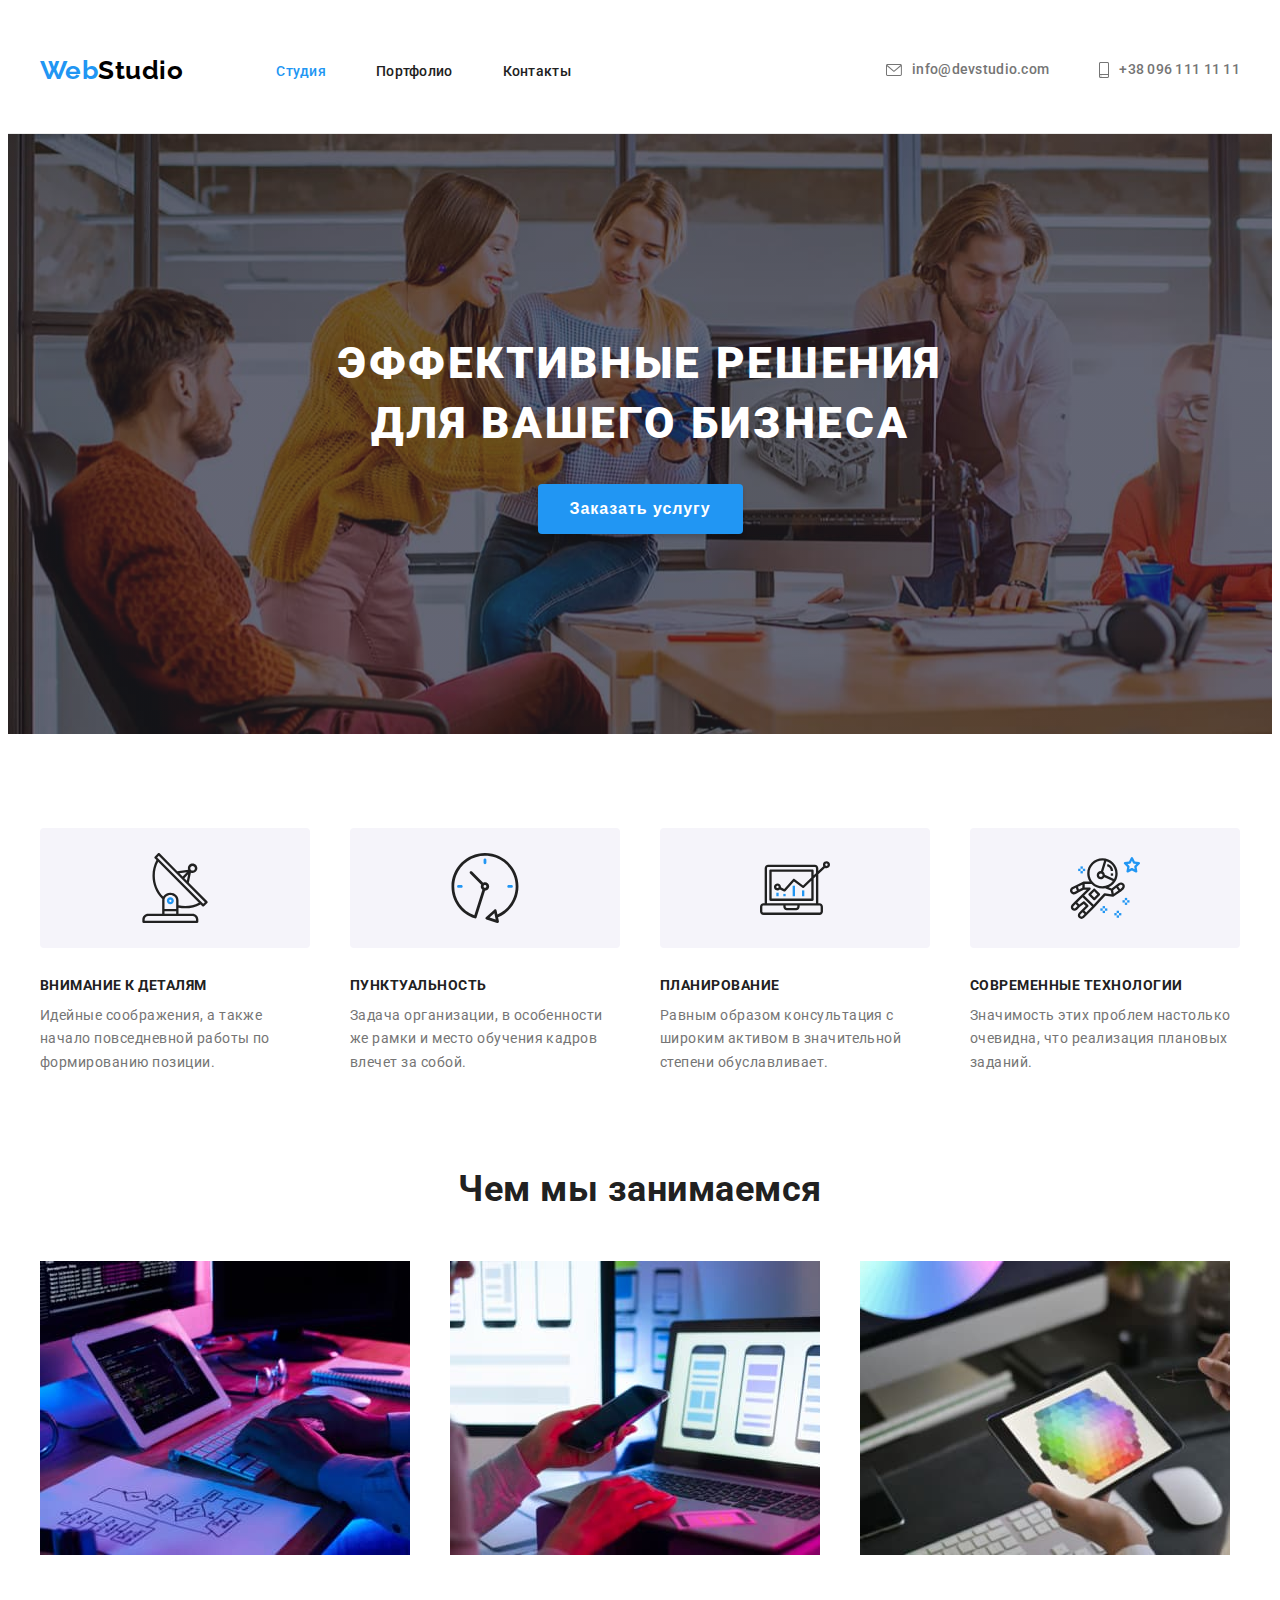
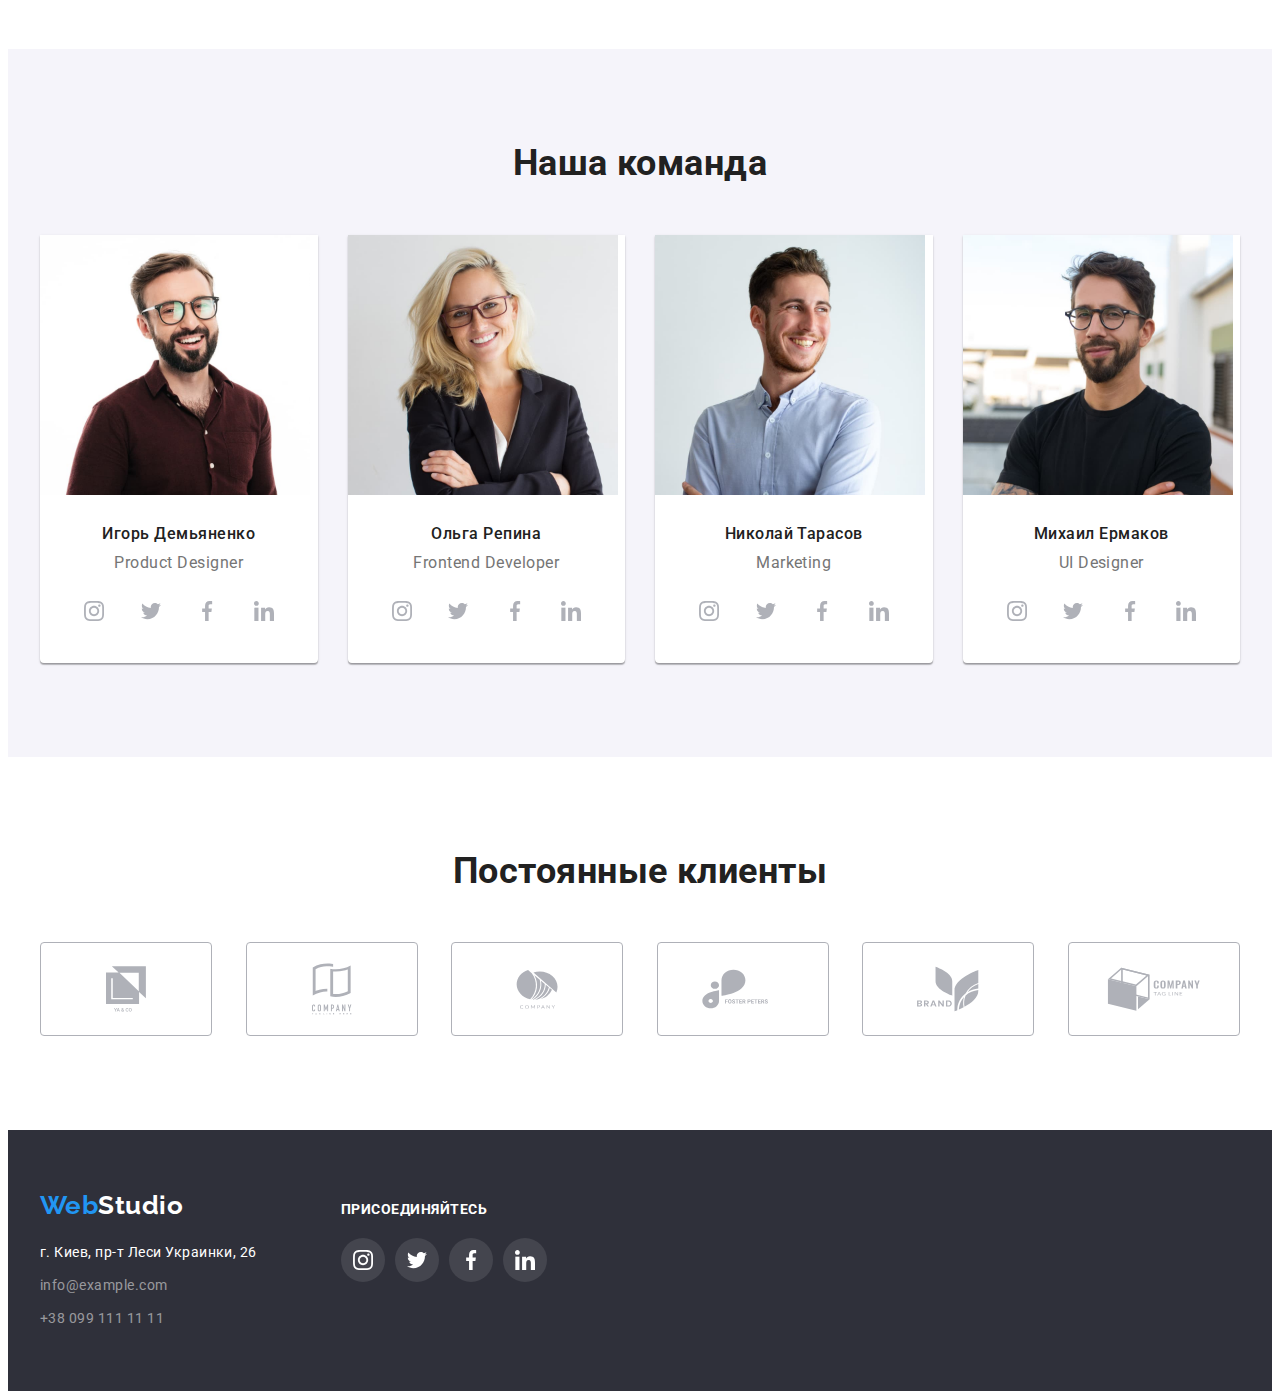
<file: index.html>
<!DOCTYPE html>
<html lang="ru">

<head>
    <meta charset="UTF-8">
    <meta http-equiv="X-UA-Compatible" content="IE=edge">
    <meta name="viewport" content="width=device-width, initial-scale=1.0">
    <title>WebStudio</title>
    <link rel="preconnect" href="https://fonts.gstatic.com">
    <link href="https://fonts.googleapis.com/css2?family=Raleway:wght@700&family=Roboto:wght@400;500;700;900&display=swap"
        rel="stylesheet">
    <link rel="stylesheet" href="https://cdnjs.cloudflare.com/ajax/libs/modern-normalize/1.0.0/modern-normalize.min.css"
        integrity="sha512-ISS7cAi1PEhQ8jnbJpJZMd29NlhNj4AWYyLOSp2CE/CsHxTCu+r+t0D2yoJudVrd0/8fTVPUVDzY5Tvli75u/g=="
        crossorigin="anonymous" />
    <link rel="stylesheet" href="./css/styles.css">
</head>

<body>  
<!-- HEADER  -->
    <header class="header">
        <div class="container header-container">
    <!-- навигация сылки -->
            <nav class="header-navigation">
                <a class="logo-link link" href="./index.html" lang="en">Web<span class="logo-header">Studio</span></a>
                <ul class="header-menu list">
                    <li class="header-menu-item">
                        <a class="header-menu-link link accent" href ="./index.html">Студия</a>
                    </li>
                    <li class="header-menu-item">
                        <a class="header-menu-link link" href="./portfolio.html">Портфолио</a>
                    </li>
                    <li class="header-menu-item">
                        <a class="header-menu-link link" href="">Контакты</a>
                    </li>
                </ul>
            </nav>
    <!-- навигация сылки контактов -->
            <ul class="header-contact list">
                <li class="header-contact-item">
                    <a class="header-contact-link link btn" href="mailto:info@devstudio.com">info@devstudio.com
                        <svg class="envelope-icon">
                            <use href="./images/sprite.svg#icon-envelope"></use>
                        </svg>
                    </a>
                </li>
                <li class="header-contact-item">
                    <a class="header-contact-link link btn" href="tel:+380961111111">+38 096 111 11 11
                        <svg class="smartphone-icon">
                            <use href="./images/sprite.svg#icon-smartphone"></use>
                        </svg>
                    </a>
                </li>
            </ul>
        </div>
    </header>

    <main>
<!-- HERO -->
        <section class="hero">
            <div class="container">
                <h1 class="hero-title">Эффективные решения <br />для вашего бизнеса</h1>
                <button class="hero-button btn" type="button">Заказать услугу</button>
            </div>
        </section>
<!-- FEATURES  -->
        <section class="features section">
            <div class="container">
                <h2 class="visually-hidden">Особенности</h2>
                <ul class="features-menu list">
                    <li class="features-menu-item">
                        <div class="features-icon-item">
                        <svg class="features-icon">
                            <use href="./images/sprite.svg#icon-antenna"></use>
                        </svg>
                        </div>
                        <h3 class="features-menu-title">Внимание к деталям</h3>
                        <p class="features-menu-text"> Идейные соображения, а также начало повседневной работы по формированию позиции.</p>
                    </li>
                    <li class="features-menu-item">
                        <div class="features-icon-item">
                        <svg class="features-icon">
                            <use href="./images/sprite.svg#icon-clock"></use>
                        </svg>
                        </div>
                        <h3 class="features-menu-title">Пунктуальность</h3>
                        <p class="features-menu-text">Задача организации, в особенности же рамки и место обучения кадров влечет за собой.</p>
                    </li>
                    <li class="features-menu-item">
                        <div class="features-icon-item">
                        <svg class="features-icon">
                            <use href="./images/sprite.svg#icon-diagram"></use>
                        </svg>
                        </div>
                        <h3 class="features-menu-title">Планирование</h3>
                        <p class="features-menu-text">Равным образом консультация с широким активом в значительной степени обуславливает.</p>
                    </li>
                    <li class="features-menu-item">
                        <div class="features-icon-item">
                        <svg class="features-icon">
                            <use href="./images/sprite.svg#icon-astronaut"></use>
                        </svg>
                        </div>
                        <h3 class="features-menu-title">Современные технологии</h3>
                        <p class="features-menu-text">Значимость этих проблем настолько очевидна, что реализация плановых заданий.</p>
                    </li>
                </ul>
            </div>
        </section>
<!-- ACTIVITY -->
        <section class="aktivity">
            <div class="container">
                <h2 class="aktivity-title title">Чем мы занимаемся</h2>
                <ul class="aktivity-menu list">
                    <li class="aktivity-menu-item">
                        <img class="aktivity-menu-img" src="./images/about/about-img-1.jpg" alt="вёрстка сайтов" width="370" height="294">
                    </li>
                    <li class="aktivity-menu-item">
                        <img class="aktivity-menu-img" src="./images/about/about-img-2.jpg" alt="приложения для смартфона" width="370" height="294">
                    </li>
                    <li class="aktivity-menu-item">
                        <img class="aktivity-menu-img" src="./images/about/about-img-3.jpg" alt="приложения для планшета" width="370" height="294">
                    </li>
                </ul>
            </div>
        </section>
<!-- TEAM -->
        <section class="team section">
            <div class="container">
                <h2 class="team-title title">Наша команда</h2>
                <ul class="team-menu list">
                    <li class="team-menu-item">
                        <img class="team-menu-img" src="./images/team/igor.jpg" alt="Игорь Демьяненко" width="270" height="260">
                        <div class="team-list-content">
                            <h3 class="team-menu-title">Игорь Демьяненко</h3>
                            <p class="team-menu-text" lang="en">Product Designer</p>
                            <ul class="social-list list">
                                <li class="social-list-item">
                                    <a href="" class="social-list-link link">
                                        <svg class="social-list-icon">
                                            <use href="./images/sprite.svg#icon-instagram"></use>
                                        </svg>
                                    </a>
                                </li>
                                <li class="social-list-item">
                                    <a href="" class="social-list-link link">
                                        <svg class="social-list-icon">
                                            <use href="./images/sprite.svg#icon-twitter"></use>
                                        </svg>
                                    </a>
                                </li>
                                <li class="social-list-item">
                                    <a href="" class="social-list-link link">
                                        <svg class="social-list-icon">
                                            <use href="./images/sprite.svg#icon-facebook"></use>
                                        </svg>
                                    </a>
                                </li>
                                <li class="social-list-item">
                                    <a href="" class="social-list-link link">
                                        <svg class="social-list-icon">
                                            <use href="./images/sprite.svg#icon-linkedin"></use>
                                        </svg>
                                    </a>
                                </li>
                            </ul>
                        </div>
                    </li>
                    <li class="team-menu-item">
                        <img class="team-menu-img" src="./images/team/olga.jpg" alt="Ольга Репина" width="270" height="260">
                        <div class="team-list-content">
                            <h3 class="team-menu-title">Ольга Репина</h3>
                            <p class="team-menu-text" lang="en">Frontend Developer</p>
                            <ul class="social-list list">
                                <li class="social-list-item">
                                    <a href="" class="social-list-link link">
                                        <svg class="social-list-icon">
                                            <use href="./images/sprite.svg#icon-instagram"></use>
                                        </svg>
                                    </a>
                                </li>
                                <li class="social-list-item">
                                    <a href="" class="social-list-link link">
                                        <svg class="social-list-icon">
                                            <use href="./images/sprite.svg#icon-twitter"></use>
                                        </svg>
                                    </a>
                                </li>
                                <li class="social-list-item">
                                    <a href="" class="social-list-link link">
                                        <svg class="social-list-icon">
                                            <use href="./images/sprite.svg#icon-facebook"></use>
                                        </svg>
                                    </a>
                                </li>
                                <li class="social-list-item">
                                    <a href="" class="social-list-link link">
                                        <svg class="social-list-icon">
                                            <use href="./images/sprite.svg#icon-linkedin"></use>
                                        </svg>
                                    </a>
                                </li>
                            </ul>
                        </div>
                    </li>
                    <li class="team-menu-item">
                        <img class="team-menu-img" src="./images/team/nikolaj.jpg" alt="Николай Тарасов" width="270" height="260">
                        <div class="team-list-content">
                            <h3 class="team-menu-title">Николай Тарасов</h3>
                            <p class="team-menu-text" lang="en">Marketing</p>
                            <ul class="social-list list">
                                <li class="social-list-item">
                                    <a href="" class="social-list-link link">
                                        <svg class="social-list-icon">
                                            <use href="./images/sprite.svg#icon-instagram"></use>
                                        </svg>
                                    </a>
                                </li>
                                <li class="social-list-item">
                                    <a href="" class="social-list-link link">
                                        <svg class="social-list-icon">
                                            <use href="./images/sprite.svg#icon-twitter"></use>
                                        </svg>
                                    </a>
                                </li>
                                <li class="social-list-item">
                                    <a href="" class="social-list-link link">
                                        <svg class="social-list-icon">
                                            <use href="./images/sprite.svg#icon-facebook"></use>
                                        </svg>
                                    </a>
                                </li>
                                <li class="social-list-item">
                                    <a href="" class="social-list-link link">
                                        <svg class="social-list-icon">
                                            <use href="./images/sprite.svg#icon-linkedin"></use>
                                        </svg>
                                    </a>
                                </li>
                            </ul>
                        </div>
                    </li>
                    <li class="team-menu-item">
                        <img class="team-menu-img" src="./images/team/michail.jpg" alt="Михаил Ермаков" width="270" height="260">
                        <div class="team-list-content">
                            <h3 class="team-menu-title">Михаил Ермаков</h3>
                            <p class="team-menu-text" lang="en">UI Designer</p>
                            <ul class="social-list list">
                                <li class="social-list-item">
                                    <a href="" class="social-list-link link">
                                        <svg class="social-list-icon">
                                            <use href="./images/sprite.svg#icon-instagram"></use>
                                        </svg>
                                    </a>
                                </li>
                                <li class="social-list-item">
                                    <a href="" class="social-list-link link">
                                        <svg class="social-list-icon">
                                            <use href="./images/sprite.svg#icon-twitter"></use>
                                        </svg>
                                    </a>
                                </li>
                                <li class="social-list-item">
                                    <a href="" class="social-list-link link">
                                        <svg class="social-list-icon">
                                            <use href="./images/sprite.svg#icon-facebook"></use>
                                        </svg>
                                    </a>
                                </li>
                                <li class="social-list-item">
                                    <a href="" class="social-list-link link">
                                        <svg class="social-list-icon">
                                            <use href="./images/sprite.svg#icon-linkedin"></use>
                                        </svg>
                                    </a>
                                </li>
                            </ul>
                        </div>
                    </li>
                </ul>
            </div>
        </section>
<!-- CLIENTS -->
        <section class="clients section">
            <div class="container">
                <h2 class="clients-title">Постоянные клиенты</h2>
                <ul class="client-menu list">
                    <li class="client-menu-item">
                        <div class="client-list-content">
                            <a href="" class="client-list-link">
                                <svg class="client-list-icon client-one">
                                    <use href="./images/sprite.svg#icon-group-one"></use>
                                </svg>
                            </a>
                        </div>
                    </li>
                    <li class="client-menu-item">
                        <div class="client-list-content">
                            <a href="" class="client-list-link">
                                <svg class="client-list-icon client-two">
                                    <use href="./images/sprite.svg#icon-group-two"></use>
                                </svg>
                            </a>
                        </div>
                    </li>
                    <li class="client-menu-item">
                        <div class="client-list-content">
                            <a href="" class="client-list-link">
                                <svg class="client-list-icon client-three">
                                    <use href="./images/sprite.svg#icon-group-three"></use>
                                </svg>
                            </a>
                        </div>
                    </li>
                    <li class="client-menu-item">
                        <div class="client-list-content">
                            <a href="" class="client-list-link">
                                <svg class="client-list-icon client-four">
                                    <use href="./images/sprite.svg#icon-group-four"></use>
                                </svg>
                            </a>
                        </div>
                    </li>
                    <li class="client-menu-item">
                        <div class="client-list-content">
                            <a href="" class="client-list-link">
                                <svg class="client-list-icon client-five">
                                    <use href="./images/sprite.svg#icon-group-five"></use>
                                </svg>
                            </a>
                        </div>
                    </li>
                    <li class="client-menu-item">
                        <div class="client-list-content">
                            <a href="" class="client-list-link">
                                <svg class="client-list-icon client-six">
                                    <use href="./images/sprite.svg#icon-group-six"></use>
                                </svg>
                            </a>
                        </div>
                    </li>
                </ul>
            </div>
        </section>
    </main>
<!-- FOOTER -->
    <footer class="footer">
        <div class="container footer-menu">
            <div class="footer-contact">
                <a class="logo-link link llf" href="./index.html" lang="en">Web<span class="logo-footer">Studio</span></a>
                <address class="contact">
                    <ul class="contact-menu list">
                        <li class="contact-menu-item">
                            <a class="contact-menu-link link" href="https://goo.gl/maps/oUG8d4RxnT5wDuLc8" target="_blank" rel="noopener noreferrer">г. Киев, пр-т Леси Украинки, 26</a>
                        </li>
                        <li class="contact-menu-item">
                            <a class="contact-menu-link contact link" href="mailto:info@example.com">info@example.com</a>
                        </li>
                        <li class="contact-menu-item">
                            <a class="contact-menu-link contact link" href="tel:+380991111111">+38 099 111 11 11</a>
                        </li>
                    </ul>
                </address>
            </div>
            <div class="footer-social-networks">
                <h2 class="social-networks-title">присоединяйтесь</h2>
                <ul class="social-list list">
                    <li class="social-list-item">
                        <a href="" class="social-list-link link link-footer-bg">
                            <svg class="social-list-icon icon-footer-color">
                                <use href="./images/sprite.svg#icon-instagram"></use>
                            </svg>
                        </a>
                    </li>
                    <li class="social-list-item">
                        <a href="" class="social-list-link link link-footer-bg">
                            <svg class="social-list-icon icon-footer-color">
                                <use href="./images/sprite.svg#icon-twitter"></use>
                            </svg>
                        </a>
                    </li>
                    <li class="social-list-item">
                        <a href="" class="social-list-link link link-footer-bg">
                            <svg class="social-list-icon icon-footer-color">
                                <use href="./images/sprite.svg#icon-facebook"></use>
                            </svg>
                        </a>
                    </li>
                    <li class="social-list-item">
                        <a href="" class="social-list-link link link-footer-bg">
                            <svg class="social-list-icon icon-footer-color">
                                <use href="./images/sprite.svg#icon-linkedin"></use>
                            </svg>
                        </a>
                    </li>
                </ul>
            </div>
        </div>
    </footer>
</body>

</html>
</file>
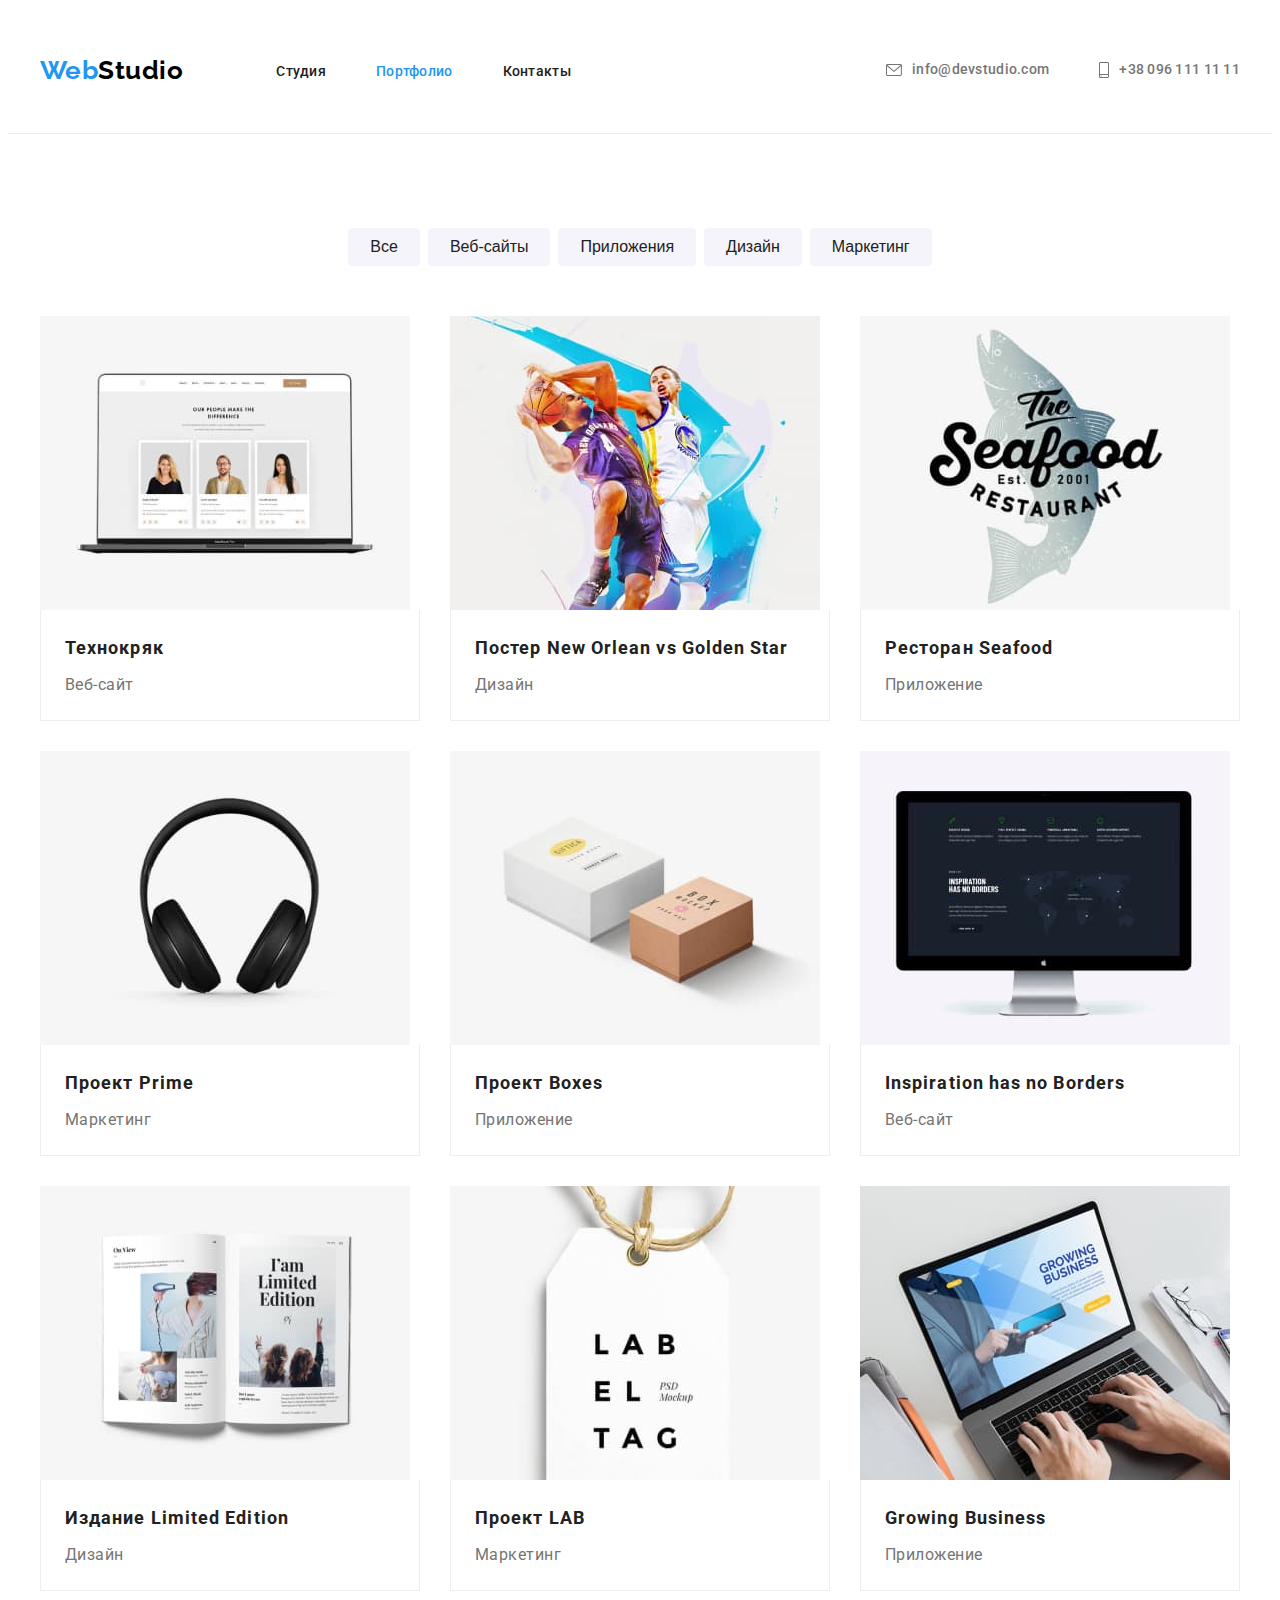
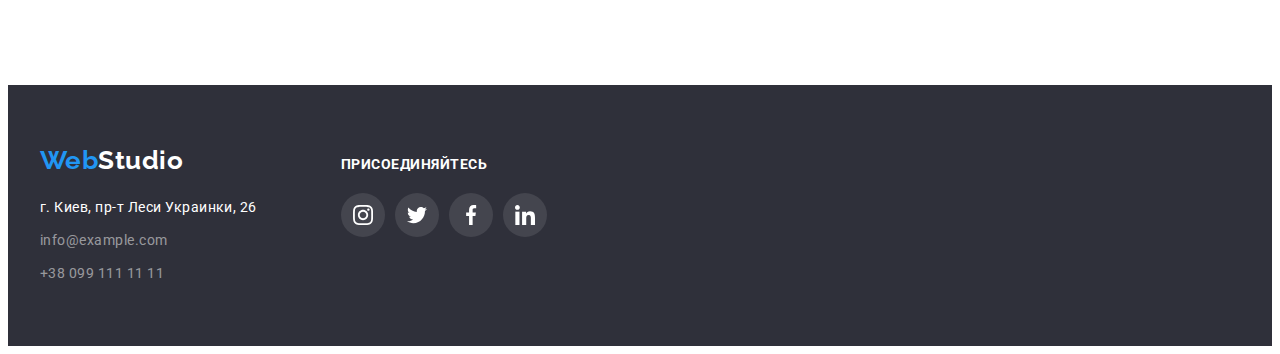
<file: portfolio.html>
<!DOCTYPE html>
<html lang="ru">
<head>
    <meta charset="UTF-8">
    <meta http-equiv="X-UA-Compatible" content="IE=edge">
    <meta name="viewport" content="width=device-width, initial-scale=1.0">
    <title>Портфолио</title>
    <link rel="preconnect" href="https://fonts.gstatic.com">
    <link href="https://fonts.googleapis.com/css2?family=Raleway:wght@700&family=Roboto:wght@400;500;700;900&display=swap"
          rel="stylesheet">
    <link rel="stylesheet" href="https://cdnjs.cloudflare.com/ajax/libs/modern-normalize/1.0.0/modern-normalize.min.css"
                integrity="sha512-ISS7cAi1PEhQ8jnbJpJZMd29NlhNj4AWYyLOSp2CE/CsHxTCu+r+t0D2yoJudVrd0/8fTVPUVDzY5Tvli75u/g=="
                crossorigin="anonymous" />
    <link rel="stylesheet" href="./css/styles.css">
</head>

<body>
    <header class="header">
        <div class="container header-container">
            <!-- навигация сылки -->
            <nav class="header-navigation">
                <a class="logo-link link" href="./index.html" lang="en">Web<span class="logo-header">Studio</span></a>
                <ul class="header-menu list">
                    <li class="header-menu-item">
                        <a class="header-menu-link link" href="./index.html">Студия</a>
                    </li>
                    <li class="header-menu-item">
                        <a class="header-menu-link link accent" href="./portfolio.html">Портфолио</a>
                    </li>
                    <li class="header-menu-item">
                        <a class="header-menu-link link" href="">Контакты</a>
                    </li>
                </ul>
            </nav>
            <!-- навигация сылки контактов -->
            <ul class="header-contact list">
                <li class="header-contact-item">
                    <a class="header-contact-link link btn" href="mailto:info@devstudio.com">info@devstudio.com
                        <svg class="envelope-icon">
                            <use href="./images/sprite.svg#icon-envelope"></use>
                        </svg>
                    </a>
                </li>
                <li class="header-contact-item">
                    <a class="header-contact-link link btn" href="tel:+380961111111">+38 096 111 11 11
                        <svg class="smartphone-icon">
                            <use href="./images/sprite.svg#icon-smartphone"></use>
                        </svg>
                    </a>
                </li>
            </ul>
        </div>
    </header>

    <main>
        <!-- PORTFOLIO -->
        <section class="portfolio section">
            <div class="container">
                <!-- PORTFOLIO BUTTON -->
                <h1 class="visually-hidden">Портфолио</h1>
                        <ul class="portfolio-button-menu list">
                            <li class="portfolio-button-menu-item">
                                <button class="portfolio-button-btn btn" type="button">Все</button>
                            </li>
                            <li class="portfolio-button-menu-item">
                                <button class="portfolio-button-btn btn" type="button">Веб-сайты</button>
                            </li>
                            <li class="portfolio-button-menu-item">
                                <button class="portfolio-button-btn btn" type="button">Приложения</button>
                            </li>
                            <li class="portfolio-button-menu-item">
                                <button class="portfolio-button-btn btn" type="button">Дизайн</button>
                            </li>
                            <li class="portfolio-button-menu-item">
                                <button class="portfolio-button-btn btn" type="button">Маркетинг</button>
                            </li>
                        </ul>
                    <!-- PORTFOLIO IMAGE -->
                        <ul class="portfolio-image-menu list">
                            <li class="portfolio-image-menu-item">
                                <a class="portfolio-link link" href="">
                                    <img class="portfolio-image-menu-img" src="./images/portfolio/img-1.jpg" alt="Технокряк" width="370">
                                    <div class="portfolio-list-content">
                                        <h2 class="portfolio-image-menu-title">Технокряк</h2>
                                        <p class="portfolio-image-menu-text">Веб-сайт</p>
                                    </div>
                                </a>
                            </li>
                            <li class="portfolio-image-menu-item">
                                <a class="portfolio-link link" href="">
                                    <img class="portfolio-image-menu-img" src="./images/portfolio/img-2.jpg" alt="Постер New Orlean vs Golden Star" width="370">
                                    <div class="portfolio-list-content">
                                        <h2 class="portfolio-image-menu-title">Постер New Orlean vs Golden Star</h2>
                                        <p class="portfolio-image-menu-text">Дизайн</p>
                                    </div>
                                </a>
                            </li>
                            <li class="portfolio-image-menu-item">
                                <a class="portfolio-link link" href="">
                                    <img class="portfolio-image-menu-img" src="./images/portfolio/img-3.jpg" alt="Ресторан Seafood" width="370">
                                    <div class="portfolio-list-content">
                                        <h2 class="portfolio-image-menu-title">Ресторан Seafood</h2>
                                        <p class="portfolio-image-menu-text">Приложение</p>
                                    </div>
                                </a>
                            </li>
                            <li class="portfolio-image-menu-item">
                                <a class="portfolio-link link" href="">
                                    <img class="portfolio-image-menu-img" src="./images/portfolio/img-4.jpg" alt="Проект Prime" width="370">
                                    <div class="portfolio-list-content">
                                        <h2 class="portfolio-image-menu-title">Проект Prime</h2>
                                        <p class="portfolio-image-menu-text">Маркетинг</p>
                                    </div>
                                </a>
                            </li>
                            <li class="portfolio-image-menu-item">
                                <a class="portfolio-link link" href="">
                                    <img class="portfolio-image-menu-img" src="./images/portfolio/img-5.jpg" alt="Проект Boxes" width="370">
                                    <div class="portfolio-list-content">
                                        <h2 class="portfolio-image-menu-title">Проект Boxes</h2>
                                        <p class="portfolio-image-menu-text">Приложение</p>
                                    </div>
                                </a>
                            </li>
                            <li class="portfolio-image-menu-item">
                                <a class="portfolio-link link" href="">
                                    <img class="portfolio-image-menu-img" src="./images/portfolio/img-6.jpg" alt="Inspiration has no Borders" width="370">
                                    <div class="portfolio-list-content">
                                        <h2 class="portfolio-image-menu-title">Inspiration has no Borders</h2>
                                        <p class="portfolio-image-menu-text">Веб-сайт</p>
                                    </div>
                                </a>
                            </li>
                            <li class="portfolio-image-menu-item">
                                <a class="portfolio-link link" href="">
                                    <img class="portfolio-image-menu-img" src="./images/portfolio/img-7.jpg" alt="Издание Limited Edition" width="370">
                                    <div class="portfolio-list-content">
                                        <h2 class="portfolio-image-menu-title">Издание Limited Edition</h2>
                                        <p class="portfolio-image-menu-text">Дизайн</p>
                                    </div>
                                </a>
                            </li>
                            <li class="portfolio-image-menu-item">
                                <a class="portfolio-link link" href="">
                                    <img class="portfolio-image-menu-img" src="./images/portfolio/img-8.jpg" alt="Проект LAB" width="370">
                                    <div class="portfolio-list-content">
                                        <h2 class="portfolio-image-menu-title">Проект LAB</h2>
                                        <p class="portfolio-image-menu-text">Маркетинг</p>
                                    </div>
                                </a>
                            </li>
                            <li class="portfolio-image-menu-item">
                                <a class="portfolio-link link" href="">
                                    <img class="portfolio-image-menu-img" src="./images/portfolio/img-9.jpg" alt="Growing Business" width="370">
                                    <div class="portfolio-list-content">
                                        <h2 class="portfolio-image-menu-title">Growing Business</h2>
                                        <p class="portfolio-image-menu-text">Приложение</p>
                                    </div>
                                </a>
                            </li>
                        </ul>
            </div>
        </section>
    </main>
    <!-- FOOTER -->
    <footer class="footer">
        <div class="container footer-menu">
            <div class="footer-contact">
                <a class="logo-link link llf" href="./index.html" lang="en">Web<span class="logo-footer">Studio</span></a>
                <address class="contact">
                    <ul class="contact-menu list">
                        <li class="contact-menu-item">
                            <a class="contact-menu-link link" href="https://goo.gl/maps/oUG8d4RxnT5wDuLc8" target="_blank"
                                rel="noopener noreferrer">г. Киев, пр-т Леси Украинки, 26</a>
                        </li>
                        <li class="contact-menu-item">
                            <a class="contact-menu-link contact link" href="mailto:info@example.com">info@example.com</a>
                        </li>
                        <li class="contact-menu-item">
                            <a class="contact-menu-link contact link" href="tel:+380991111111">+38 099 111 11 11</a>
                        </li>
                    </ul>
                </address>
            </div>
            <div class="footer-social-networks">
                <h2 class="social-networks-title">присоединяйтесь</h2>
                <ul class="social-list list">
                    <li class="social-list-item">
                        <a href="" class="social-list-link link link-footer-bg">
                            <svg class="social-list-icon icon-footer-color">
                                <use href="./images/sprite.svg#icon-instagram"></use>
                            </svg>
                        </a>
                    </li>
                    <li class="social-list-item">
                        <a href="" class="social-list-link link link-footer-bg">
                            <svg class="social-list-icon icon-footer-color">
                                <use href="./images/sprite.svg#icon-twitter"></use>
                            </svg>
                        </a>
                    </li>
                    <li class="social-list-item">
                        <a href="" class="social-list-link link link-footer-bg">
                            <svg class="social-list-icon icon-footer-color">
                                <use href="./images/sprite.svg#icon-facebook"></use>
                            </svg>
                        </a>
                    </li>
                    <li class="social-list-item">
                        <a href="" class="social-list-link link link-footer-bg">
                            <svg class="social-list-icon icon-footer-color">
                                <use href="./images/sprite.svg#icon-linkedin"></use>
                            </svg>
                        </a>
                    </li>
                </ul>
            </div>
        </div>
    </footer>
</body>
</html>
</file>
<file: css/styles.css>
/* кастомные свойства */
:root {
  --accent-color: #2196f3;
  --body-color: #212121;
  --text-color: #757575;
  --white-color: #ffffff;
  --background-color: #2f303a;
  --background-color-btn: #f5f4fa;
  --main-font: "Roboto", "Raleway", sans-serif;
  --secondary-font: ;
}

/* =====БАЗОВЫЙ СБРОС===== */
h1,
h2,
h3,
h4,
h5,
h6,
p {
  margin-top: 0;
  margin-bottom: 0;
}

ul,
ol {
  margin-top: 0;
  margin-bottom: 0;
  padding-left: 0;
}

/* переопределяем изображения с строчных в блочные */
img {
  display: block;
}

/* убираем в списке маркеры */
.list {
  list-style: none;
}

/* убираем в сылках подчеркивание */
.link {
  text-decoration: none;
}
/* ======END БАЗОВЫЙ СБРОС========= */

/* =========COMPONENTS============= */

.section {
  padding-top: 94px;
  padding-bottom: 94px;
}

.container {
  width: 1200px;
  padding-left: 15px;
  padding-right: 15px;
  margin: 0 auto;
}

body {
  font-family: var(--main-font);
  color: var(--body-color);
  letter-spacing: 0.03em;
}

.logo-link {
  font-family: "Raleway", sans-serif;
  font-weight: 700;
  font-size: 26px;
  line-height: 1.19;
  color: var(--accent-color);
}

.btn {
  cursor: pointer;
}

.title {
  margin-bottom: 50px;
}
/* скрывает заголовок */
.visually-hidden {
  position: absolute;
  width: 1px;
  height: 1px;
  margin: -1px;
  border: 0;
  padding: 0;
  white-space: nowrap;
  clip-path: inset(100%);
  clip: rect(0 0 0 0);
  overflow: hidden;
}
/* ========END COMPONENTS=========== */

/* ===========HEADER=============== */
.header {
  padding-top: 24px;
  padding-bottom: 25px;
  background-color: var(--white-color);
  border-bottom: 1px solid #ececec;
}

.logo-header {
  color: #000000;
}

.header-menu-link.accent {
  color: var(--accent-color);
}

.header-menu-link {
  font-weight: 500;
  font-size: 14px;
  line-height: 1.14;
  letter-spacing: 0.02em;
  color: var(--body-color);
  padding: 30px 0px;
}

.header-menu-link:hover,
.header-menu-link:focus {
  color: var(--accent-color);
}

/* шрифт навигация сылки контактов */
.header-contact-link {
  display: flex;
  flex-direction: row-reverse;
  align-items: center;
  font-weight: 500;
  font-size: 14px;
  line-height: 1.14;
  letter-spacing: 0.02em;
  color: var(--text-color);
  padding: 30px 0px;
}

.header-contact-link:hover,
.header-contact-link:focus {
  color: var(--accent-color);
}

.envelope-icon {
  width: 16px;
  height: 12px;
  fill: currentColor;
  margin-right: 10px;
}

.envelope-icon:hover,
.envelope-icon:focus {
  color: var(--accent-color);
}

.smartphone-icon {
  width: 10px;
  height: 16px;
  fill: currentColor;
  margin-right: 10px;
}

.smartphone-icon:hover,
.smartphone-icon:focus {
  color: var(--accent-color);
}

/* =======контейнер============= */
.header-container {
  display: flex;
  align-items: center;
  justify-content: space-between;
}

.header-navigation {
  display: flex;
  align-items: center;
}

.header-contact {
  display: flex;
  align-items: center;
}

.header-menu {
  display: flex;
  align-items: center;
}

/* =========отступы============ */
.logo-link {
  margin-right: 93px;
}

.header-menu-item:not(:last-child) {
  margin-right: 50px;
}

.header-contact-item:not(:last-child) {
  margin-right: 50px;
}

/* ======END HEADER============= */
/* MAIN */
/* ==========HERO=================== */
.hero-title {
  font-weight: 900;
  font-size: 44px;
  line-height: 1.36;
  text-align: center;
  letter-spacing: 0.06em;
  text-transform: uppercase;
  color: var(--white-color);
  margin-bottom: 30px;
}

.hero-button {
  border-radius: 4px;
  font-weight: 700;
  font-size: 16px;
  line-height: 1.87;
  display: flex;
  align-items: center;
  text-align: center;
  letter-spacing: 0.06em;
  background-color: var(--accent-color);
  color: var(--white-color);
  padding: 10px 32px;
  border: none;
  box-shadow: 0px 4px 4px rgba(0, 0, 0, 0.15);
  margin: auto;
}

.hero-button:hover,
.hero-button:focus {
  background-color: #188ce8;
  color: var(--white-color);
}

.hero {
  padding-top: 200px;
  padding-bottom: 200px;
  background-color: var(--background-color);
  background-image: linear-gradient(
      rgba(47, 48, 58, 0.4),
      rgba(47, 48, 58, 0.4)
    ),
    url("../images/hero/bg.jpg");
  background-size: cover;
}
/* =============END HERO========= */

/* =========FEATURES============ */

.features-menu {
  display: flex;
  justify-content: space-between;
}

.features-menu-title {
  font-size: 14px;
  line-height: 1.14;
  text-transform: uppercase;
  margin-bottom: 10px;
}

.features-menu-text {
  font-size: 14px;
  line-height: 1.71;
  color: var(--text-color);
}

.features-menu-item:not(:last-child) {
  margin-right: 30px;
}

.features-menu-item {
  width: 270px;
}

.features-icon {
  width: 70px;
  height: 70px;
}

.features-icon-item {
  display: flex;
  justify-content: center;
  align-items: center;
  width: 270px;
  height: 120px;
  margin-bottom: 30px;
  background-color: #f5f4fa;
  border-radius: 4px;
}

/* ==========END FEATURES========== */

/* ============ACTIVITY============ */
.aktivity-title {
  font-size: 36px;
  line-height: 1.16;
  text-align: center;
}

/* отступы */
.aktivity {
  padding-bottom: 94px;
}

.aktivity-menu {
  display: flex;
  flex-wrap: wrap;
  margin-left: -30px;
  margin-top: -30px;
}

.aktivity-menu-item {
  flex-basis: calc((100% - 90px) / 3);
  margin-left: 30px;
  margin-top: 30px;
}

/* =======END ACTIVITY============ */

/* ==========TEAM================= */
.team-menu {
  display: flex;
  flex-wrap: wrap;
  margin-left: -30px;
  margin-top: -30px;
}

.team-menu-item {
  flex-basis: calc((100% - 120px) / 4);
  margin-left: 30px;
  margin-top: 30px;
  background: #ffffff;
  box-shadow: 0px 1px 3px rgba(0, 0, 0, 0.12), 0px 1px 1px rgba(0, 0, 0, 0.14),
    0px 2px 1px rgba(0, 0, 0, 0.2);
  border-radius: 0px 0px 4px 4px;
}

.team {
  background-color: var(--background-color-btn);
}

.team-title {
  font-size: 36px;
  line-height: 1.16;
  text-align: center;
}

.team-menu-title {
  font-weight: 500;
  font-size: 16px;
  line-height: 1.18;
  text-align: center;
  margin-bottom: 10px;
}

.team-menu-text {
  font-size: 16px;
  line-height: 1.18;
  text-align: center;
  color: var(--text-color);
  margin-bottom: 16px;
}

.team-list-content {
  padding: 30px 32px;
}

.social-list {
  display: flex;
  justify-content: space-between;
}

.social-list-link {
  display: flex;
  justify-content: center;
  align-items: center;
  width: 44px;
  height: 44px;
  background-color: transparent;
  border-radius: 50%;
}

.social-list-link:hover,
.social-list-link:focus {
  background-color: #2196f3;
}

.social-list-icon {
  width: 20px;
  height: 20px;
  fill: rgba(175, 177, 184, 1);
}

.social-list-link:hover .social-list-icon,
.social-list-link:focus .social-list-icon {
  fill: var(--white-color);
}

/* =======END TEAM============= */

/* =========CLIENTS============= */

.clients-title {
  font-style: normal;
  font-weight: bold;
  font-size: 36px;
  line-height: 1.16;
  text-align: center;
  margin-bottom: 50px;
}

.client-menu {
  display: flex;
  justify-content: space-between;
}

.client-list-content {
  display: flex;
  justify-content: center;
  align-items: center;
  width: 170px;
  height: 92px;
  border: 1px solid #afb1b8;
  border-radius: 4px;
  cursor: pointer;
}

.client-list-icon {
  fill: #afb1b8;
}

.client-list-link {
  display: flex;
  justify-content: center;
  align-items: center;
  width: 170px;
  height: 92px;
}

.client-list-content:hover,
.client-list-content:focus {
  border: 1px solid #2196f3;
}

.client-list-link:hover .client-list-icon,
.client-list-link:focus .client-list-icon {
  fill: #2196f3;
}

.client-one {
  width: 40px;
  height: 46px;
}

.client-two {
  width: 40px;
  height: 52px;
}

.client-three {
  width: 42px;
  height: 40px;
}

.client-four {
  width: 84px;
  height: 40px;
}

.client-five {
  width: 62px;
  height: 46px;
}

.client-six {
  width: 94px;
  height: 44px;
}

/* =========END CLIENTS=========== */

/* FOOTER */
.logo-footer {
  color: var(--white-color);
}

.contact-menu-link {
  font-weight: 400;
  font-size: 14px;
  line-height: 1.71;
  color: var(--white-color);
}

.contact-menu-link:hover,
.contact-menu-link:focus {
  color: var(--accent-color);
}

.contact {
  font-style: normal;
  font-weight: 400;
  font-size: 14px;
  line-height: 1.71;
  color: rgba(225, 225, 225, 0.6);
  margin-top: 20px;
}
/* отступы */
.footer {
  padding-top: 60px;
  padding-bottom: 60px;
  background-color: var(--background-color);
}

.llf {
  margin-right: 0;
}

.contact-menu-item:not(:last-child) {
  margin-bottom: 9px;
}

.footer-menu {
  display: flex;
  align-items: baseline;
}

.footer-contact {
  width: 231px;
  margin-right: 70px;
}

.footer-social-networks {
  width: 206px;
  height: 80px;
}

.social-networks-title {
  font-style: normal;
  font-weight: bold;
  font-size: 14px;
  line-height: 1.14;
  text-transform: uppercase;
  color: var(--white-color);
  margin-bottom: 20px;
}

.link-footer-bg {
  background-color: rgba(255, 255, 255, 0.1);
}

.icon-footer-color {
  fill: var(--white-color);
  background-color: transparent;
}

/* ======END FOOTER=============== */

/* =======PORTFOLIO================ */
/* =========PORTFOLIO BUTTON======= */
.portfolio-button-btn {
  font-weight: 500;
  font-size: 16px;
  line-height: 1.62;
  text-align: center;
  color: var(--body-color);
  background-color: var(--background-color-btn);
  padding: 6px 22px;
  background: #f5f4fa;
  border-radius: 4px;
  border: none;
}

.portfolio-button-btn:hover,
.portfolio-button-btn:focus {
  color: var(--white-color);
  background-color: var(--accent-color);
  box-shadow: 0px 3px 1px rgba(0, 0, 0, 0.1), 0px 1px 2px rgba(0, 0, 0, 0.08),
    0px 2px 2px rgba(0, 0, 0, 0.12);
}

.portfolio-button-menu {
  display: flex;
  align-items: center;
  justify-content: center;
  margin-bottom: 50px;
}

.portfolio-button-menu-item:not(:last-child) {
  margin-right: 8px;
}

/* =====END PORTFOLIO BUTTON===== */

/* =====PORTFOLIO IMAGE===========*/
.portfolio-image-menu-title {
  font-size: 18px;
  line-height: 2;
  letter-spacing: 0.06em;
  color: var(--body-color);
  margin-bottom: 4px;
}

.portfolio-image-menu-text {
  font-size: 16px;
  line-height: 30px;
  letter-spacing: 1.87;
  color: var(--text-color);
}

.portfolio-image-menu {
  display: flex;
  flex-wrap: wrap;
  margin-left: -30px;
  margin-top: -30px;
}

.portfolio-image-menu-item {
  flex-basis: calc((100% - 90px) / 3);
  margin-left: 30px;
  margin-top: 30px;
}

.portfolio-image-menu-item:hover,
.portfolio-image-menu-item:focus {
  box-shadow: 0px 1px 1px rgba(0, 0, 0, 0.12), 0px 4px 4px rgba(0, 0, 0, 0.06),
    1px 4px 6px rgba(0, 0, 0, 0.16);
}

.portfolio-list-content {
  padding: 20px 24px;
  border: 1px solid #eeeeee;
  border-top: none;
}

/* ======END PORTFOLIO============= */
</file>
